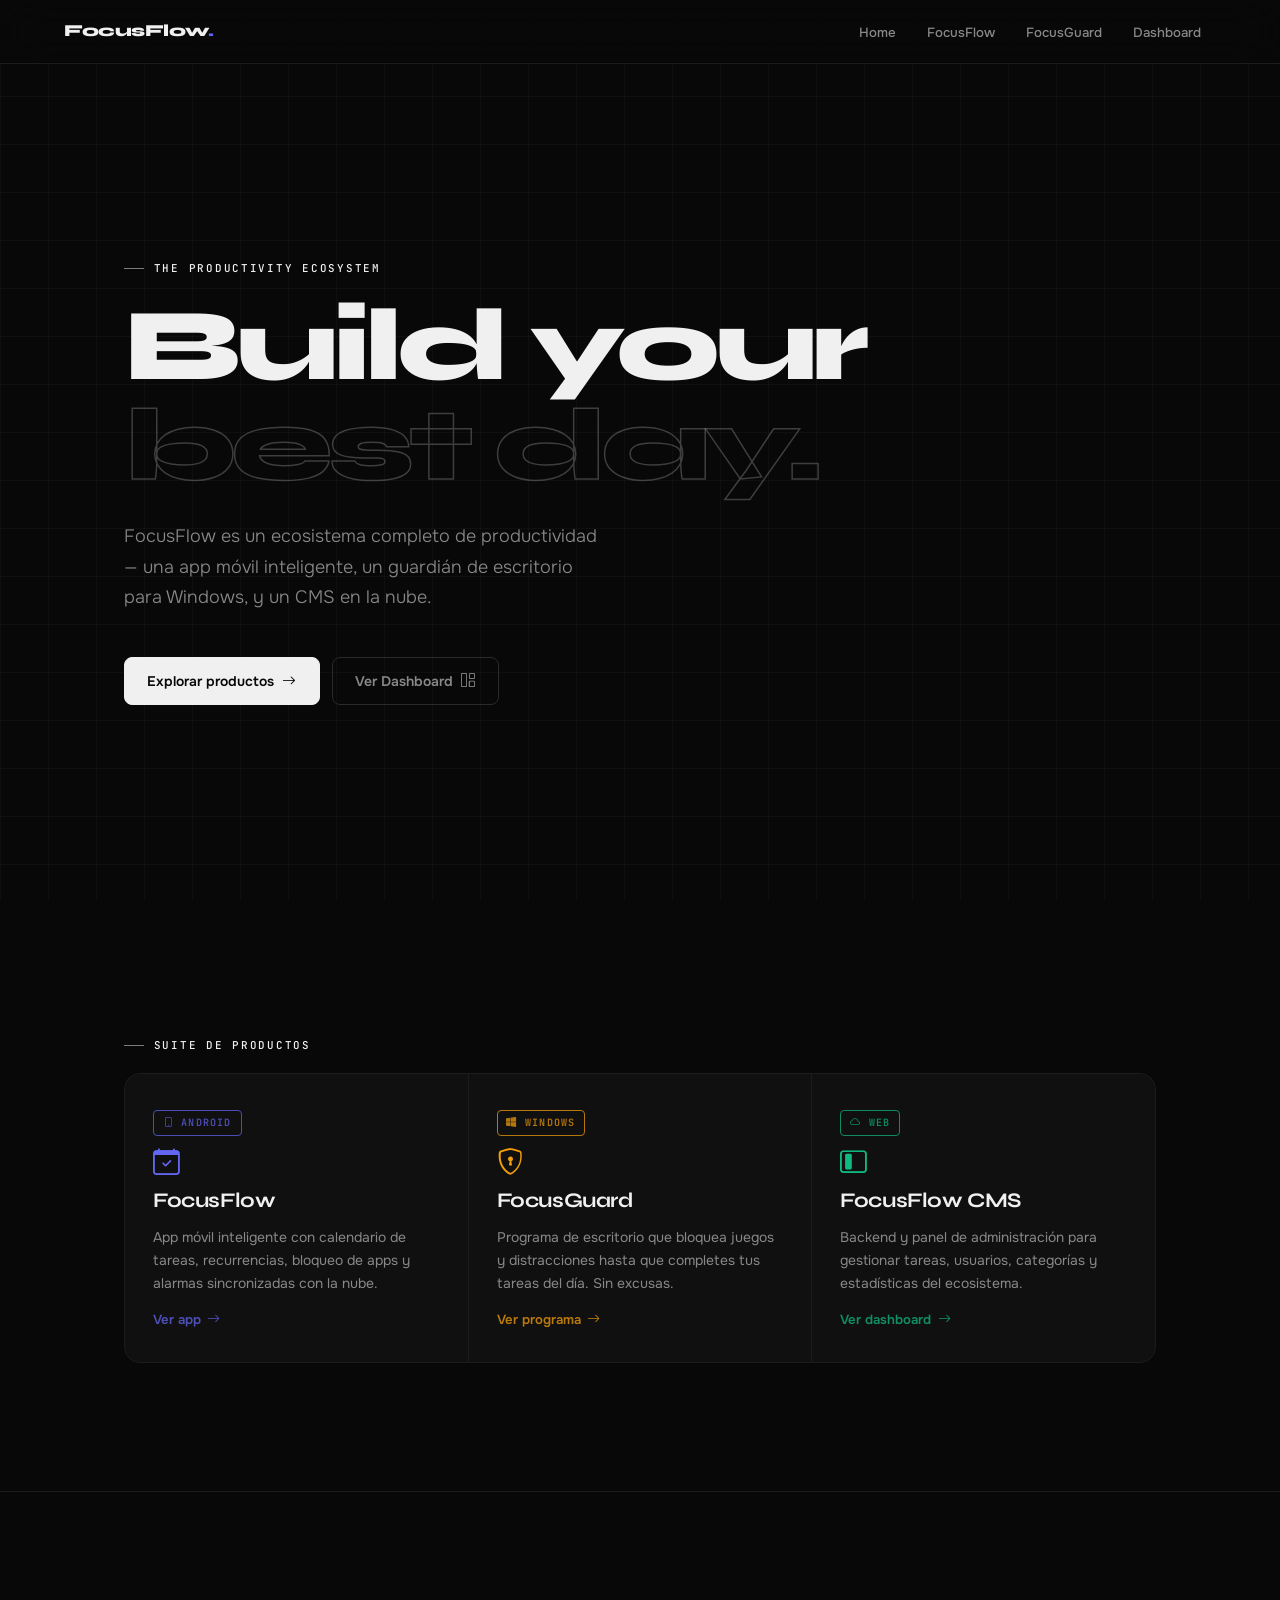
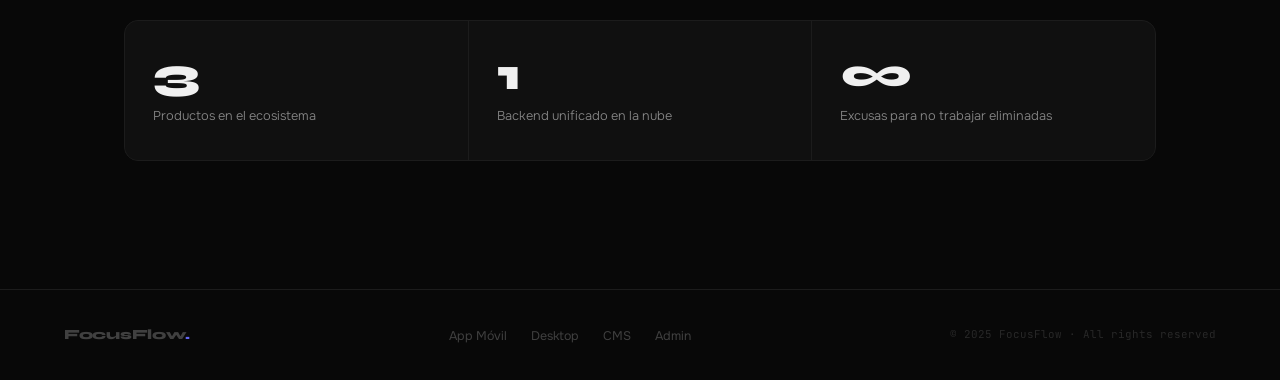
<file: static/panel/index.html>
<!DOCTYPE html>
<html lang="es">
<head>
  <meta charset="UTF-8"/>
  <meta name="viewport" content="width=device-width, initial-scale=1.0"/>
  <title>FocusFlow — The Productivity Ecosystem</title>
  <link rel="preconnect" href="https://fonts.googleapis.com">
  <link rel="preconnect" href="https://fonts.gstatic.com" crossorigin>
  <link href="https://fonts.googleapis.com/css2?family=Syne:wght@400;500;600;700;800&family=Onest:wght@300;400;500;600;700&family=JetBrains+Mono:wght@400;500;600&display=swap" rel="stylesheet">
  <link rel="stylesheet" href="https://cdn.jsdelivr.net/npm/bootstrap-icons@1.11.3/font/bootstrap-icons.min.css"/>
  <link rel="stylesheet" href="./panel.css"/>
</head>
<body>

<!-- NAV -->
<nav class="nav">
  <a class="nav-logo" href="/">FocusFlow<span class="dot">.</span></a>
  <ul class="nav-links">
    <li><a href="/">Home</a></li>
    <li><a href="/focusflow">FocusFlow</a></li>
    <li><a href="/focusguard">FocusGuard</a></li>
    <li><a href="/dashboard">Dashboard</a></li>
  </ul>
</nav>

<main class="main">

  <!-- HERO -->
  <div class="home-hero">
    <p class="eyebrow fu">The Productivity Ecosystem</p>
    <h1 class="hero-title fu d1">
      Build your<br><span class="outline">best day.</span>
    </h1>
    <p class="hero-sub fu d2">
      FocusFlow es un ecosistema completo de productividad — una app móvil inteligente, un guardián de escritorio para Windows, y un CMS en la nube.
    </p>
    <div class="btn-row fu d3">
      <a class="btn btn-solid" href="/focusflow">Explorar productos <i class="bi bi-arrow-right"></i></a>
      <a class="btn btn-ghost" href="/dashboard">Ver Dashboard <i class="bi bi-grid-1x2"></i></a>
    </div>
  </div>

  <!-- PRODUCT CARDS -->
  <section class="section">
    <div class="container">
      <p class="eyebrow fu">Suite de productos</p>
      <div class="cards-grid fu d1">

        <a class="card" data-ac="flow" href="/focusflow">
          <span class="card-badge"><i class="bi bi-phone"></i> Android</span>
          <i class="card-icon bi bi-calendar-check"></i>
          <h3 class="card-title">FocusFlow</h3>
          <p class="card-desc">
            App móvil inteligente con calendario de tareas, recurrencias, bloqueo de apps y alarmas sincronizadas con la nube.
          </p>
          <span class="card-cta">Ver app <i class="bi bi-arrow-right"></i></span>
        </a>

        <a class="card" data-ac="guard" href="/focusguard">
          <span class="card-badge"><i class="bi bi-windows"></i> Windows</span>
          <i class="card-icon bi bi-shield-lock"></i>
          <h3 class="card-title">FocusGuard</h3>
          <p class="card-desc">
            Programa de escritorio que bloquea juegos y distracciones hasta que completes tus tareas del día. Sin excusas.
          </p>
          <span class="card-cta">Ver programa <i class="bi bi-arrow-right"></i></span>
        </a>

        <a class="card" data-ac="dash" href="/dashboard">
          <span class="card-badge"><i class="bi bi-cloud"></i> Web</span>
          <i class="card-icon bi bi-layout-sidebar-inset"></i>
          <h3 class="card-title">FocusFlow CMS</h3>
          <p class="card-desc">
            Backend y panel de administración para gestionar tareas, usuarios, categorías y estadísticas del ecosistema.
          </p>
          <span class="card-cta">Ver dashboard <i class="bi bi-arrow-right"></i></span>
        </a>

      </div>
    </div>
  </section>

  <div class="divider"></div>

  <!-- STATS -->
  <section class="section">
    <div class="container">
      <div class="stats fu">
        <div class="stat">
          <span class="stat-n">3</span>
          <span class="stat-label">Productos en el ecosistema</span>
        </div>
        <div class="stat">
          <span class="stat-n">1</span>
          <span class="stat-label">Backend unificado en la nube</span>
        </div>
        <div class="stat">
          <span class="stat-n">∞</span>
          <span class="stat-label">Excusas para no trabajar eliminadas</span>
        </div>
      </div>
    </div>
  </section>

</main>

<!-- FOOTER -->
<footer class="footer">
  <span class="footer-logo">FocusFlow<span class="dot">.</span></span>
  <ul class="footer-links">
    <li><a href="/focusflow">App Móvil</a></li>
    <li><a href="/focusguard">Desktop</a></li>
    <li><a href="/dashboard">CMS</a></li>
    <li><a href="/admin">Admin</a></li>
  </ul>
  <span class="footer-copy">© 2025 FocusFlow · All rights reserved</span>
</footer>

<script>
  // Nav active state
  document.querySelectorAll('.nav-links a').forEach(a => {
    if (new URL(a.href).pathname === location.pathname) a.classList.add('active');
  });
</script>
</body>
</html>
</file>
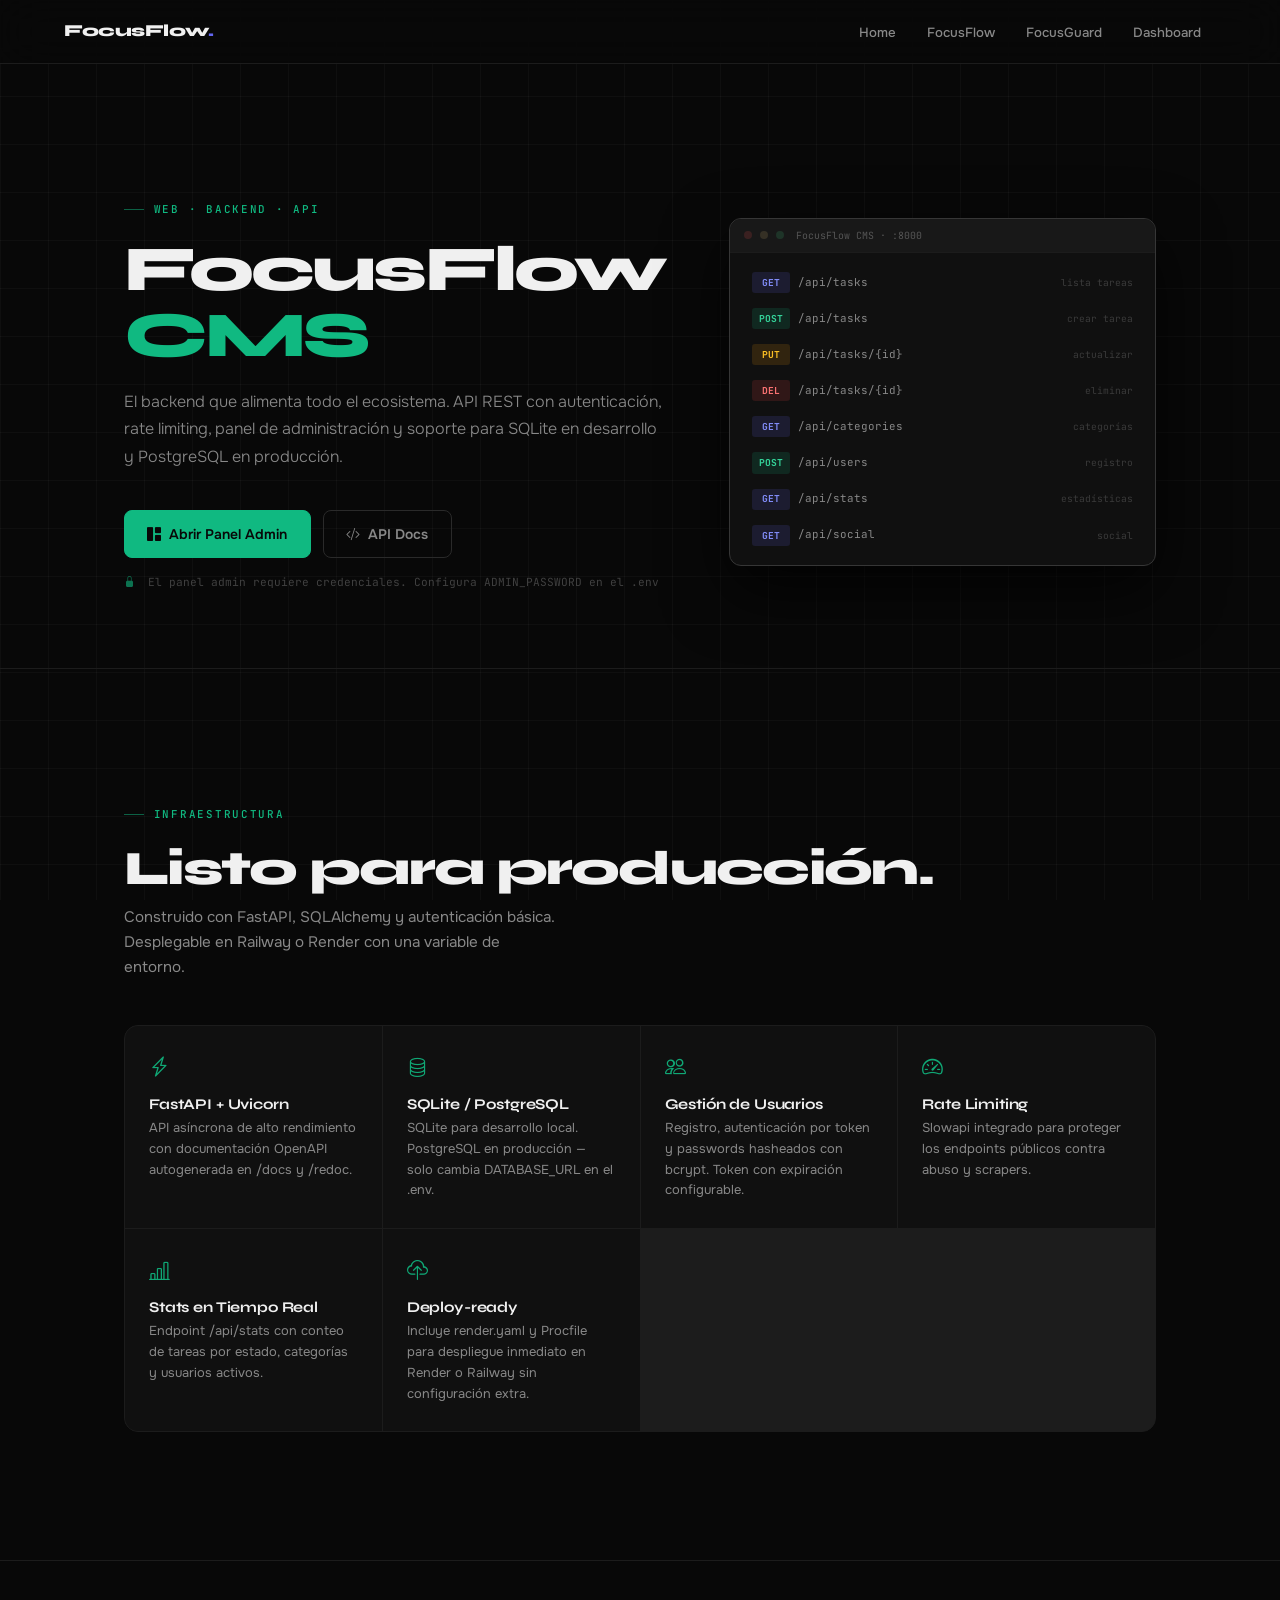
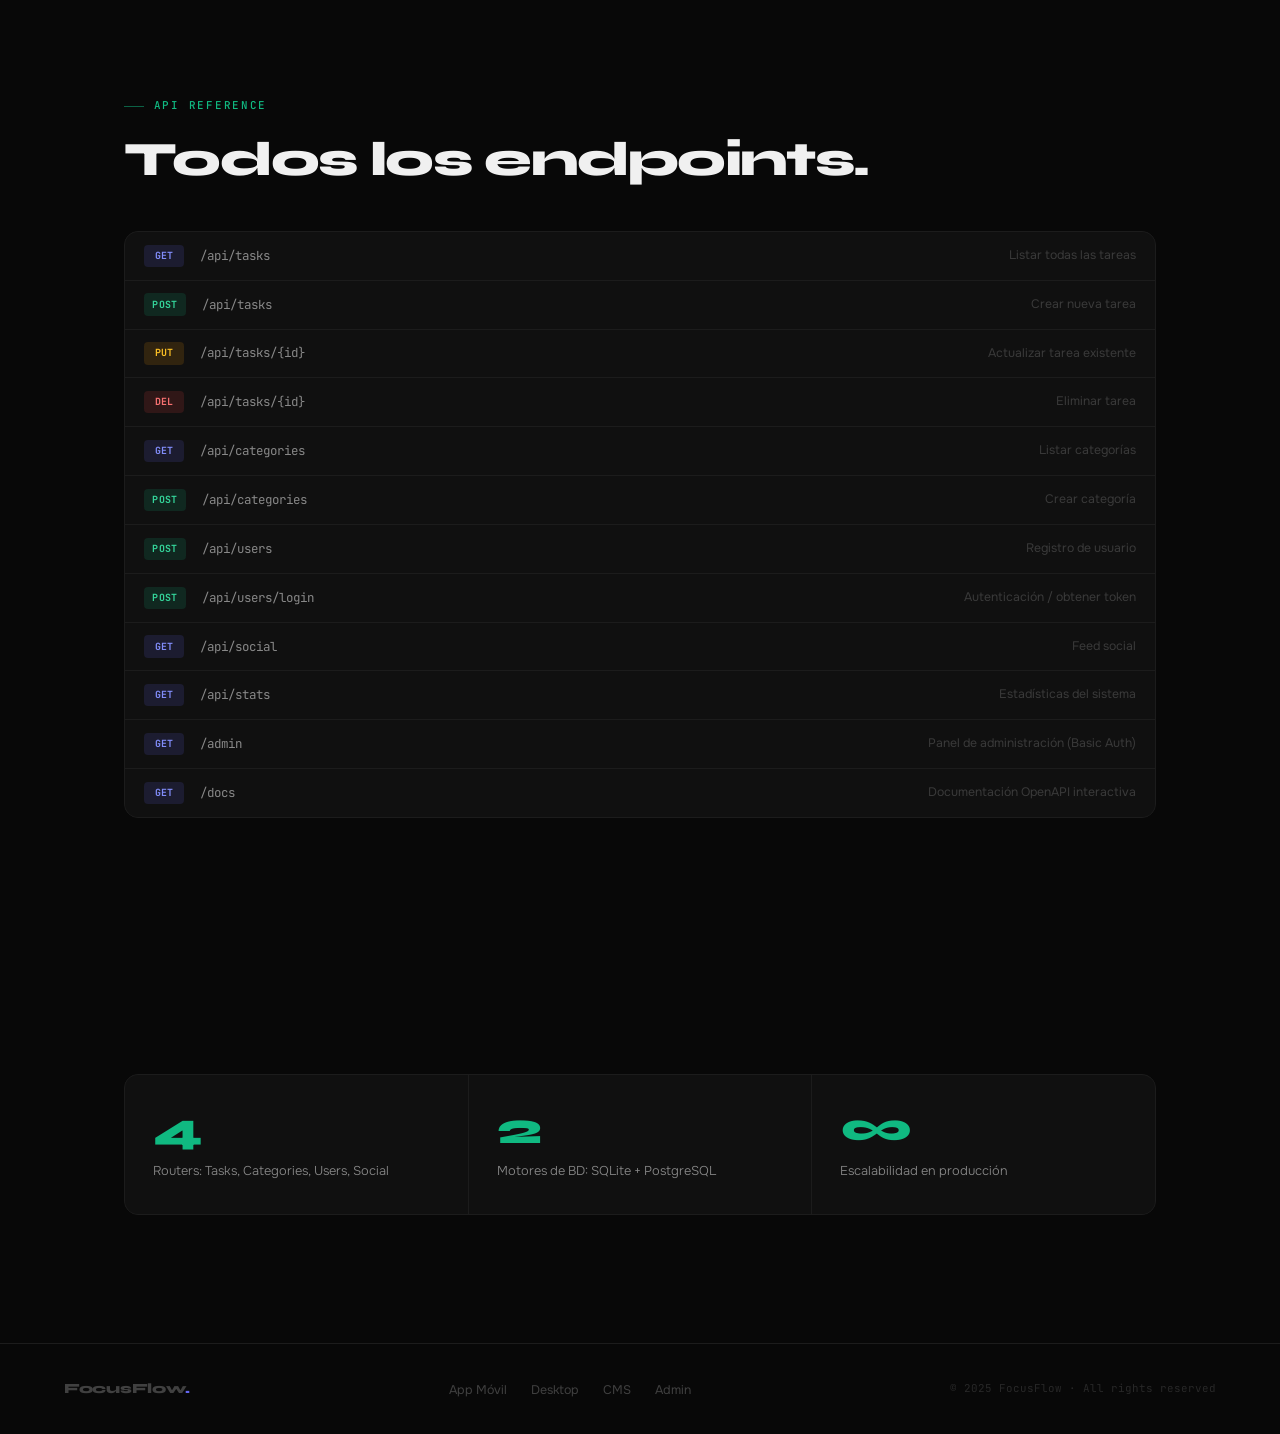
<file: static/panel/dashboard.html>
<!DOCTYPE html>
<html lang="es" data-page="dashboard">
<head>
  <meta charset="UTF-8"/>
  <meta name="viewport" content="width=device-width, initial-scale=1.0"/>
  <title>FocusFlow CMS — Dashboard</title>
  <link rel="preconnect" href="https://fonts.googleapis.com">
  <link rel="preconnect" href="https://fonts.gstatic.com" crossorigin>
  <link href="https://fonts.googleapis.com/css2?family=Syne:wght@400;500;600;700;800&family=Onest:wght@300;400;500;600;700&family=JetBrains+Mono:wght@400;500;600&display=swap" rel="stylesheet">
  <link rel="stylesheet" href="https://cdn.jsdelivr.net/npm/bootstrap-icons@1.11.3/font/bootstrap-icons.min.css"/>
  <link rel="stylesheet" href="./panel.css"/>
</head>
<body>

<!-- NAV -->
<nav class="nav">
  <a class="nav-logo" href="/">FocusFlow<span class="dot">.</span></a>
  <ul class="nav-links">
    <li><a href="/">Home</a></li>
    <li><a href="/focusflow">FocusFlow</a></li>
    <li><a href="/focusguard">FocusGuard</a></li>
    <li><a href="/dashboard">Dashboard</a></li>
  </ul>
</nav>

<main class="main">

  <!-- HERO -->
  <div class="dash-hero">

    <!-- Left: text -->
    <div>
      <p class="eyebrow fu">Web · Backend · API</p>
      <h1 class="dash-title fu d1">FocusFlow<br><span style="color:var(--ac)">CMS</span></h1>
      <p class="dash-sub fu d2">
        El backend que alimenta todo el ecosistema. API REST con autenticación, rate limiting, panel de administración y soporte para SQLite en desarrollo y PostgreSQL en producción.
      </p>
      <div class="btn-row fu d3">
          <a class="btn btn-solid" href="https://download-focus-guard.onrender.com" target="_blank">
          <i class="bi bi-grid-1x2-fill"></i> Abrir Panel Admin
        </a>
          <a class="btn btn-ghost" href="https://download-focus-guard.onrender.com/docs" target="_blank">
          <i class="bi bi-code-slash"></i> API Docs
        </a>
      </div>
      <p class="dash-note fu d4">
        <i class="bi bi-lock-fill" style="margin-right:.4rem;color:var(--ac);opacity:.6;"></i>
        El panel admin requiere credenciales. Configura ADMIN_PASSWORD en el .env
      </p>
    </div>

    <!-- Right: API terminal mock -->
    <div class="fu d2">
      <div class="api-mock">
        <div class="api-mock-bar">
          <span class="api-mock-dot"></span>
          <span class="api-mock-dot"></span>
          <span class="api-mock-dot"></span>
          <span class="api-mock-label">FocusFlow CMS · :8000</span>
        </div>
        <div class="api-mock-body">
          <div class="api-line"><span class="api-m GET">GET</span><span class="api-path">/api/tasks</span><span class="api-desc">lista tareas</span></div>
          <div class="api-line"><span class="api-m POST">POST</span><span class="api-path">/api/tasks</span><span class="api-desc">crear tarea</span></div>
          <div class="api-line"><span class="api-m PUT">PUT</span><span class="api-path">/api/tasks/{id}</span><span class="api-desc">actualizar</span></div>
          <div class="api-line"><span class="api-m DEL">DEL</span><span class="api-path">/api/tasks/{id}</span><span class="api-desc">eliminar</span></div>
          <div class="api-line"><span class="api-m GET">GET</span><span class="api-path">/api/categories</span><span class="api-desc">categorías</span></div>
          <div class="api-line"><span class="api-m POST">POST</span><span class="api-path">/api/users</span><span class="api-desc">registro</span></div>
          <div class="api-line"><span class="api-m GET">GET</span><span class="api-path">/api/stats</span><span class="api-desc">estadísticas</span></div>
          <div class="api-line"><span class="api-m GET">GET</span><span class="api-path">/api/social</span><span class="api-desc">social</span></div>
        </div>
      </div>
    </div>

  </div>

  <div class="divider"></div>

  <!-- FEATURES -->
  <section class="section">
    <div class="container">
      <div class="section-header fu">
        <p class="eyebrow">Infraestructura</p>
        <h2 class="section-title">Listo para producción.</h2>
        <p class="section-sub">Construido con FastAPI, SQLAlchemy y autenticación básica. Desplegable en Railway o Render con una variable de entorno.</p>
      </div>

      <div class="features fu d1">
        <div class="feature">
          <i class="feature-icon bi bi-lightning-charge"></i>
          <h4 class="feature-name">FastAPI + Uvicorn</h4>
          <p class="feature-desc">API asíncrona de alto rendimiento con documentación OpenAPI autogenerada en /docs y /redoc.</p>
        </div>
        <div class="feature">
          <i class="feature-icon bi bi-database"></i>
          <h4 class="feature-name">SQLite / PostgreSQL</h4>
          <p class="feature-desc">SQLite para desarrollo local. PostgreSQL en producción — solo cambia DATABASE_URL en el .env.</p>
        </div>
        <div class="feature">
          <i class="feature-icon bi bi-people"></i>
          <h4 class="feature-name">Gestión de Usuarios</h4>
          <p class="feature-desc">Registro, autenticación por token y passwords hasheados con bcrypt. Token con expiración configurable.</p>
        </div>
        <div class="feature">
          <i class="feature-icon bi bi-speedometer2"></i>
          <h4 class="feature-name">Rate Limiting</h4>
          <p class="feature-desc">Slowapi integrado para proteger los endpoints públicos contra abuso y scrapers.</p>
        </div>
        <div class="feature">
          <i class="feature-icon bi bi-bar-chart-line"></i>
          <h4 class="feature-name">Stats en Tiempo Real</h4>
          <p class="feature-desc">Endpoint /api/stats con conteo de tareas por estado, categorías y usuarios activos.</p>
        </div>
        <div class="feature">
          <i class="feature-icon bi bi-cloud-upload"></i>
          <h4 class="feature-name">Deploy-ready</h4>
          <p class="feature-desc">Incluye render.yaml y Procfile para despliegue inmediato en Render o Railway sin configuración extra.</p>
        </div>
      </div>
    </div>
  </section>

  <div class="divider"></div>

  <!-- FULL ROUTE LIST -->
  <section class="section">
    <div class="container">
      <div class="section-header fu">
        <p class="eyebrow">API Reference</p>
        <h2 class="section-title">Todos los endpoints.</h2>
      </div>

      <div class="routes fu d1">
        <div class="route">
          <span class="r-method GET">GET</span>
          <span class="r-path">/api/tasks</span>
          <span class="r-desc">Listar todas las tareas</span>
        </div>
        <div class="route">
          <span class="r-method POST">POST</span>
          <span class="r-path">/api/tasks</span>
          <span class="r-desc">Crear nueva tarea</span>
        </div>
        <div class="route">
          <span class="r-method PUT">PUT</span>
          <span class="r-path">/api/tasks/{id}</span>
          <span class="r-desc">Actualizar tarea existente</span>
        </div>
        <div class="route">
          <span class="r-method DEL">DEL</span>
          <span class="r-path">/api/tasks/{id}</span>
          <span class="r-desc">Eliminar tarea</span>
        </div>
        <div class="route">
          <span class="r-method GET">GET</span>
          <span class="r-path">/api/categories</span>
          <span class="r-desc">Listar categorías</span>
        </div>
        <div class="route">
          <span class="r-method POST">POST</span>
          <span class="r-path">/api/categories</span>
          <span class="r-desc">Crear categoría</span>
        </div>
        <div class="route">
          <span class="r-method POST">POST</span>
          <span class="r-path">/api/users</span>
          <span class="r-desc">Registro de usuario</span>
        </div>
        <div class="route">
          <span class="r-method POST">POST</span>
          <span class="r-path">/api/users/login</span>
          <span class="r-desc">Autenticación / obtener token</span>
        </div>
        <div class="route">
          <span class="r-method GET">GET</span>
          <span class="r-path">/api/social</span>
          <span class="r-desc">Feed social</span>
        </div>
        <div class="route">
          <span class="r-method GET">GET</span>
          <span class="r-path">/api/stats</span>
          <span class="r-desc">Estadísticas del sistema</span>
        </div>
        <div class="route">
          <span class="r-method GET">GET</span>
          <span class="r-path">/admin</span>
          <span class="r-desc">Panel de administración (Basic Auth)</span>
        </div>
        <div class="route">
          <span class="r-method GET">GET</span>
          <span class="r-path">/docs</span>
          <span class="r-desc">Documentación OpenAPI interactiva</span>
        </div>
      </div>
    </div>
  </section>

  <!-- STATS -->
  <section class="section">
    <div class="container">
      <div class="stats fu">
        <div class="stat">
          <span class="stat-n">4</span>
          <span class="stat-label">Routers: Tasks, Categories, Users, Social</span>
        </div>
        <div class="stat">
          <span class="stat-n">2</span>
          <span class="stat-label">Motores de BD: SQLite + PostgreSQL</span>
        </div>
        <div class="stat">
          <span class="stat-n">∞</span>
          <span class="stat-label">Escalabilidad en producción</span>
        </div>
      </div>
    </div>
  </section>

</main>

<!-- FOOTER -->
<footer class="footer">
  <span class="footer-logo">FocusFlow<span class="dot">.</span></span>
  <ul class="footer-links">
    <li><a href="/focusflow">App Móvil</a></li>
    <li><a href="/focusguard">Desktop</a></li>
    <li><a href="/dashboard">CMS</a></li>
    <li><a href="/admin">Admin</a></li>
  </ul>
  <span class="footer-copy">© 2025 FocusFlow · All rights reserved</span>
</footer>

<script>
  document.querySelectorAll('.nav-links a').forEach(a => {
    if (new URL(a.href).pathname === location.pathname) a.classList.add('active');
  });
</script>
</body>
</html>
</file>
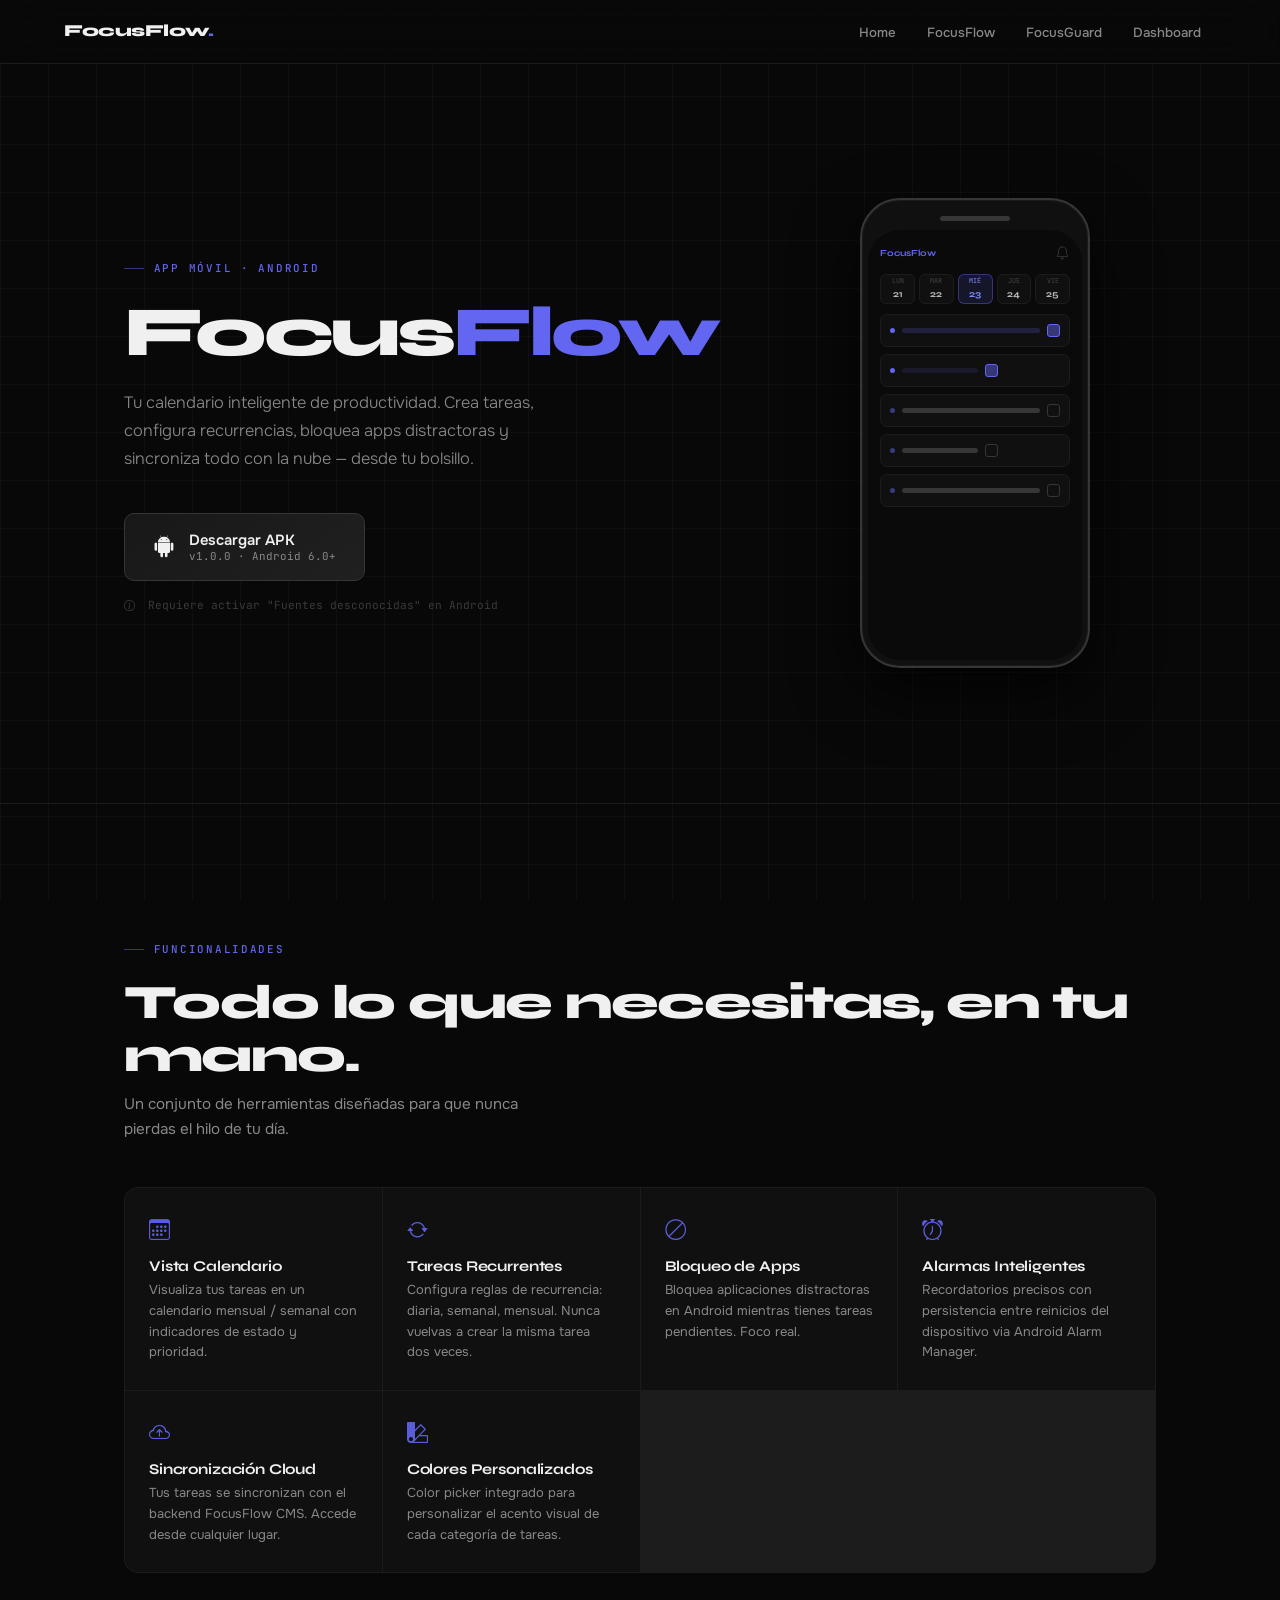
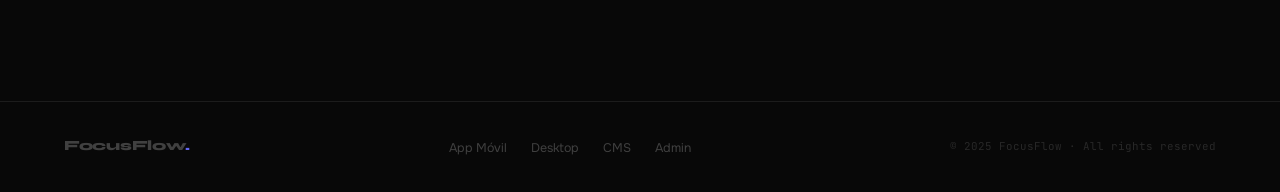
<file: static/panel/focusflow.html>
<!DOCTYPE html>
<html lang="es" data-page="focusflow">
<head>
  <meta charset="UTF-8"/>
  <meta name="viewport" content="width=device-width, initial-scale=1.0"/>
  <title>FocusFlow — App Móvil para Android</title>
  <link rel="preconnect" href="https://fonts.googleapis.com">
  <link rel="preconnect" href="https://fonts.gstatic.com" crossorigin>
  <link href="https://fonts.googleapis.com/css2?family=Syne:wght@400;500;600;700;800&family=Onest:wght@300;400;500;600;700&family=JetBrains+Mono:wght@400;500;600&display=swap" rel="stylesheet">
  <link rel="stylesheet" href="https://cdn.jsdelivr.net/npm/bootstrap-icons@1.11.3/font/bootstrap-icons.min.css"/>
  <link rel="stylesheet" href="./panel.css"/>
</head>
<body>

<!-- NAV -->
<nav class="nav">
  <a class="nav-logo" href="/">FocusFlow<span class="dot">.</span></a>
  <ul class="nav-links">
    <li><a href="/">Home</a></li>
    <li><a href="/focusflow">FocusFlow</a></li>
    <li><a href="/focusguard">FocusGuard</a></li>
    <li><a href="/dashboard">Dashboard</a></li>
  </ul>
</nav>

<main class="main">

  <!-- HERO -->
  <div class="product-hero">

    <!-- Left: text -->
    <div>
      <p class="eyebrow fu">App Móvil · Android</p>
      <h1 class="product-title fu d1">Focus<em>Flow</em></h1>
      <p class="product-sub fu d2">
        Tu calendario inteligente de productividad. Crea tareas, configura recurrencias, bloquea apps distractoras y sincroniza todo con la nube — desde tu bolsillo.
      </p>
      <div class="fu d3">
        <a class="btn-dl" href="/downloads/focusflow.apk" download>
          <i class="bi bi-android2"></i>
          <span class="btn-dl-txt">
            Descargar APK
            <span class="sub">v1.0.0 · Android 6.0+</span>
          </span>
        </a>
      </div>
      <p class="mono fu d4" style="font-size:.7rem;color:#3a3a3a;margin-top:1rem;">
        <i class="bi bi-info-circle" style="margin-right:.4rem;"></i>
        Requiere activar "Fuentes desconocidas" en Android
      </p>
    </div>

    <!-- Right: phone mockup -->
    <div class="mockup-wrap fu d2">
      <div class="phone">
        <div class="phone-inner">
          <!-- Topbar -->
          <div class="p-topbar">
            <span class="p-topbar-title">FocusFlow</span>
            <i class="p-topbar-icon bi bi-bell"></i>
          </div>
          <!-- Calendar week strip -->
          <div class="p-cal-row">
            <div class="p-cal-day"><span>LUN</span><span>21</span></div>
            <div class="p-cal-day"><span>MAR</span><span>22</span></div>
            <div class="p-cal-day hi"><span>MIÉ</span><span>23</span></div>
            <div class="p-cal-day"><span>JUE</span><span>24</span></div>
            <div class="p-cal-day"><span>VIE</span><span>25</span></div>
          </div>
          <!-- Tasks -->
          <div class="p-task done">
            <span class="p-dot"></span>
            <span class="p-line"></span>
            <span class="p-chk"></span>
          </div>
          <div class="p-task done">
            <span class="p-dot"></span>
            <span class="p-line s"></span>
            <span class="p-chk"></span>
          </div>
          <div class="p-task">
            <span class="p-dot"></span>
            <span class="p-line"></span>
            <span class="p-chk"></span>
          </div>
          <div class="p-task">
            <span class="p-dot"></span>
            <span class="p-line s"></span>
            <span class="p-chk"></span>
          </div>
          <div class="p-task">
            <span class="p-dot"></span>
            <span class="p-line"></span>
            <span class="p-chk"></span>
          </div>
        </div>
      </div>
    </div>

  </div>

  <div class="divider"></div>

  <!-- FEATURES -->
  <section class="section">
    <div class="container">
      <div class="section-header fu">
        <p class="eyebrow">Funcionalidades</p>
        <h2 class="section-title">Todo lo que necesitas, en tu mano.</h2>
        <p class="section-sub">Un conjunto de herramientas diseñadas para que nunca pierdas el hilo de tu día.</p>
      </div>

      <div class="features fu d1">
        <div class="feature">
          <i class="feature-icon bi bi-calendar3"></i>
          <h4 class="feature-name">Vista Calendario</h4>
          <p class="feature-desc">Visualiza tus tareas en un calendario mensual / semanal con indicadores de estado y prioridad.</p>
        </div>
        <div class="feature">
          <i class="feature-icon bi bi-arrow-repeat"></i>
          <h4 class="feature-name">Tareas Recurrentes</h4>
          <p class="feature-desc">Configura reglas de recurrencia: diaria, semanal, mensual. Nunca vuelvas a crear la misma tarea dos veces.</p>
        </div>
        <div class="feature">
          <i class="feature-icon bi bi-ban"></i>
          <h4 class="feature-name">Bloqueo de Apps</h4>
          <p class="feature-desc">Bloquea aplicaciones distractoras en Android mientras tienes tareas pendientes. Foco real.</p>
        </div>
        <div class="feature">
          <i class="feature-icon bi bi-alarm"></i>
          <h4 class="feature-name">Alarmas Inteligentes</h4>
          <p class="feature-desc">Recordatorios precisos con persistencia entre reinicios del dispositivo via Android Alarm Manager.</p>
        </div>
        <div class="feature">
          <i class="feature-icon bi bi-cloud-arrow-up"></i>
          <h4 class="feature-name">Sincronización Cloud</h4>
          <p class="feature-desc">Tus tareas se sincronizan con el backend FocusFlow CMS. Accede desde cualquier lugar.</p>
        </div>
        <div class="feature">
          <i class="feature-icon bi bi-palette2"></i>
          <h4 class="feature-name">Colores Personalizados</h4>
          <p class="feature-desc">Color picker integrado para personalizar el acento visual de cada categoría de tareas.</p>
        </div>
      </div>
    </div>
  </section>

</main>

<!-- FOOTER -->
<footer class="footer">
  <span class="footer-logo">FocusFlow<span class="dot">.</span></span>
  <ul class="footer-links">
    <li><a href="/focusflow">App Móvil</a></li>
    <li><a href="/focusguard">Desktop</a></li>
    <li><a href="/dashboard">CMS</a></li>
    <li><a href="/admin">Admin</a></li>
  </ul>
  <span class="footer-copy">© 2025 FocusFlow · All rights reserved</span>
</footer>

<script>
  document.querySelectorAll('.nav-links a').forEach(a => {
    if (new URL(a.href).pathname === location.pathname) a.classList.add('active');
  });
</script>
</body>
</html>
</file>
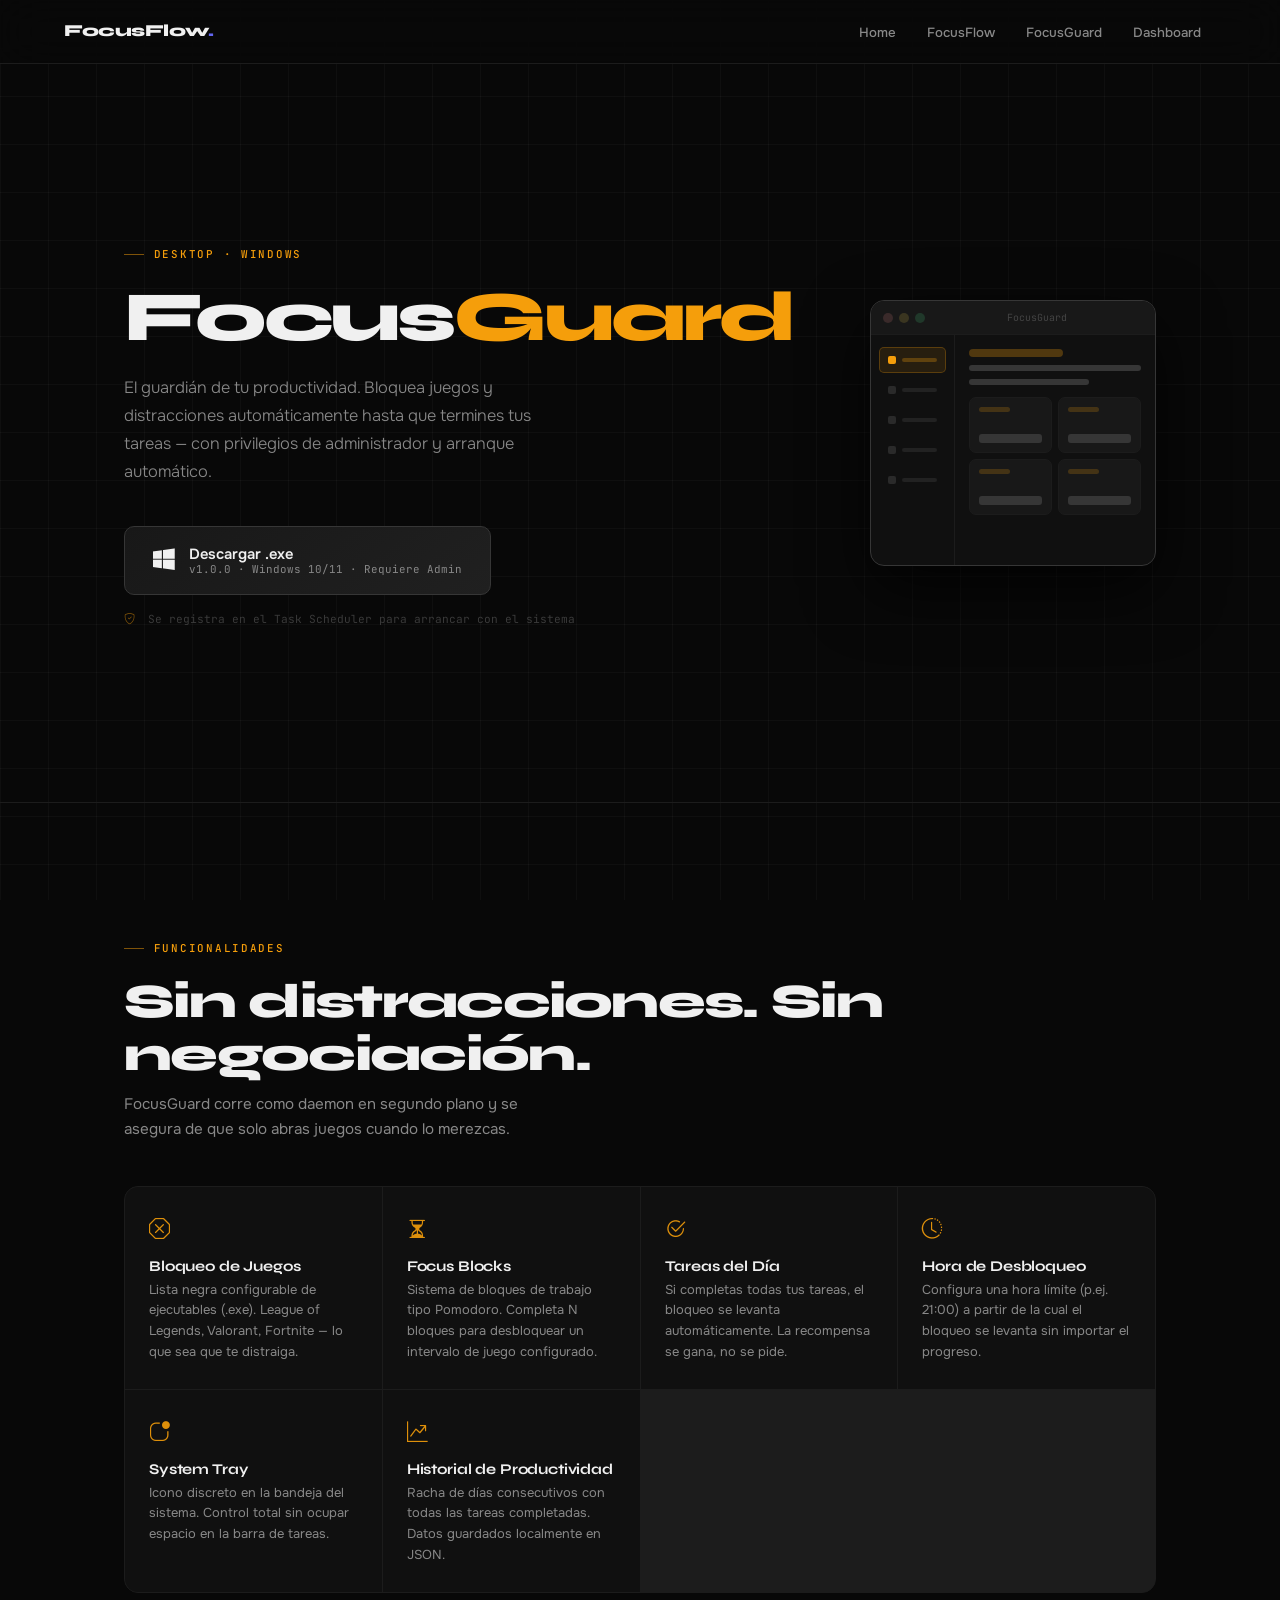
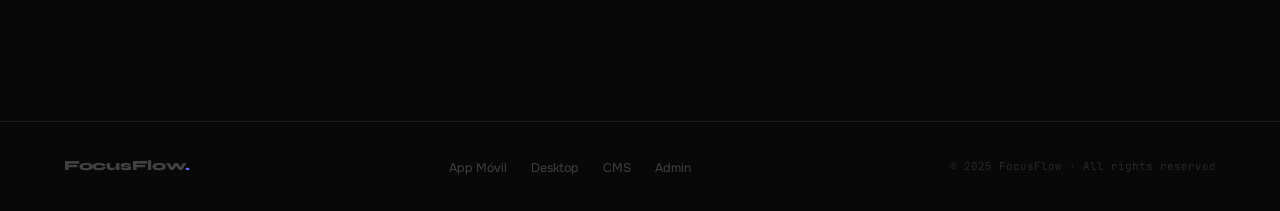
<file: static/panel/focusguard.html>
<!DOCTYPE html>
<html lang="es" data-page="focusguard">
<head>
  <meta charset="UTF-8"/>
  <meta name="viewport" content="width=device-width, initial-scale=1.0"/>
  <title>FocusGuard — Productivity Enforcer para Windows</title>
  <link rel="preconnect" href="https://fonts.googleapis.com">
  <link rel="preconnect" href="https://fonts.gstatic.com" crossorigin>
  <link href="https://fonts.googleapis.com/css2?family=Syne:wght@400;500;600;700;800&family=Onest:wght@300;400;500;600;700&family=JetBrains+Mono:wght@400;500;600&display=swap" rel="stylesheet">
  <link rel="stylesheet" href="https://cdn.jsdelivr.net/npm/bootstrap-icons@1.11.3/font/bootstrap-icons.min.css"/>
  <link rel="stylesheet" href="./panel.css"/>
</head>
<body>

<!-- NAV -->
<nav class="nav">
  <a class="nav-logo" href="/">FocusFlow<span class="dot">.</span></a>
  <ul class="nav-links">
    <li><a href="/">Home</a></li>
    <li><a href="/focusflow">FocusFlow</a></li>
    <li><a href="/focusguard">FocusGuard</a></li>
    <li><a href="/dashboard">Dashboard</a></li>
  </ul>
</nav>

<main class="main">

  <!-- HERO (reversed: mockup left, text right) -->
  <div class="product-hero reverse">

    <!-- Mockup (rendered left because of reverse) -->
    <div class="mockup-wrap fu d2">
      <div class="desktop">
        <div class="d-bar">
          <span class="d-dot d-dot-r"></span>
          <span class="d-dot d-dot-y"></span>
          <span class="d-dot d-dot-g"></span>
          <span class="d-win-title">FocusGuard</span>
        </div>
        <div class="d-body">
          <!-- Sidebar nav -->
          <div class="d-side">
            <div class="d-nav on">
              <span class="d-nav-ic"></span>
              <span class="d-nav-ln"></span>
            </div>
            <div class="d-nav">
              <span class="d-nav-ic"></span>
              <span class="d-nav-ln"></span>
            </div>
            <div class="d-nav">
              <span class="d-nav-ic"></span>
              <span class="d-nav-ln"></span>
            </div>
            <div class="d-nav">
              <span class="d-nav-ic"></span>
              <span class="d-nav-ln"></span>
            </div>
            <div class="d-nav">
              <span class="d-nav-ic"></span>
              <span class="d-nav-ln"></span>
            </div>
          </div>
          <!-- Content -->
          <div class="d-content">
            <div class="d-h"></div>
            <div class="d-r"></div>
            <div class="d-r s"></div>
            <div class="d-cards">
              <div class="d-mini">
                <div class="d-mini-t"></div>
                <div class="d-mini-b"></div>
              </div>
              <div class="d-mini">
                <div class="d-mini-t"></div>
                <div class="d-mini-b"></div>
              </div>
              <div class="d-mini">
                <div class="d-mini-t"></div>
                <div class="d-mini-b"></div>
              </div>
              <div class="d-mini">
                <div class="d-mini-t"></div>
                <div class="d-mini-b"></div>
              </div>
            </div>
          </div>
        </div>
      </div>
    </div>

    <!-- Text (rendered right) -->
    <div>
      <p class="eyebrow fu">Desktop · Windows</p>
      <h1 class="product-title fu d1">Focus<em>Guard</em></h1>
      <p class="product-sub fu d2">
        El guardián de tu productividad. Bloquea juegos y distracciones automáticamente hasta que termines tus tareas — con privilegios de administrador y arranque automático.
      </p>
      <div class="fu d3">
        <a class="btn-dl" href="/downloads/FocusGuard-Setup.exe" download>
          <i class="bi bi-windows"></i>
          <span class="btn-dl-txt">
            Descargar .exe
            <span class="sub">v1.0.0 · Windows 10/11 · Requiere Admin</span>
          </span>
        </a>
      </div>
      <p class="mono fu d4" style="font-size:.7rem;color:#3a3a3a;margin-top:1rem;">
        <i class="bi bi-shield-check" style="margin-right:.4rem;color:#f59e0b;opacity:.5;"></i>
        Se registra en el Task Scheduler para arrancar con el sistema
      </p>
    </div>

  </div>

  <div class="divider"></div>

  <!-- FEATURES -->
  <section class="section">
    <div class="container">
      <div class="section-header fu">
        <p class="eyebrow">Funcionalidades</p>
        <h2 class="section-title">Sin distracciones. Sin negociación.</h2>
        <p class="section-sub">FocusGuard corre como daemon en segundo plano y se asegura de que solo abras juegos cuando lo merezcas.</p>
      </div>

      <div class="features fu d1">
        <div class="feature">
          <i class="feature-icon bi bi-x-octagon"></i>
          <h4 class="feature-name">Bloqueo de Juegos</h4>
          <p class="feature-desc">Lista negra configurable de ejecutables (.exe). League of Legends, Valorant, Fortnite — lo que sea que te distraiga.</p>
        </div>
        <div class="feature">
          <i class="feature-icon bi bi-hourglass-split"></i>
          <h4 class="feature-name">Focus Blocks</h4>
          <p class="feature-desc">Sistema de bloques de trabajo tipo Pomodoro. Completa N bloques para desbloquear un intervalo de juego configurado.</p>
        </div>
        <div class="feature">
          <i class="feature-icon bi bi-check2-circle"></i>
          <h4 class="feature-name">Tareas del Día</h4>
          <p class="feature-desc">Si completas todas tus tareas, el bloqueo se levanta automáticamente. La recompensa se gana, no se pide.</p>
        </div>
        <div class="feature">
          <i class="feature-icon bi bi-clock-history"></i>
          <h4 class="feature-name">Hora de Desbloqueo</h4>
          <p class="feature-desc">Configura una hora límite (p.ej. 21:00) a partir de la cual el bloqueo se levanta sin importar el progreso.</p>
        </div>
        <div class="feature">
          <i class="feature-icon bi bi-app-indicator"></i>
          <h4 class="feature-name">System Tray</h4>
          <p class="feature-desc">Icono discreto en la bandeja del sistema. Control total sin ocupar espacio en la barra de tareas.</p>
        </div>
        <div class="feature">
          <i class="feature-icon bi bi-graph-up-arrow"></i>
          <h4 class="feature-name">Historial de Productividad</h4>
          <p class="feature-desc">Racha de días consecutivos con todas las tareas completadas. Datos guardados localmente en JSON.</p>
        </div>
      </div>
    </div>
  </section>

</main>

<!-- FOOTER -->
<footer class="footer">
  <span class="footer-logo">FocusFlow<span class="dot">.</span></span>
  <ul class="footer-links">
    <li><a href="/focusflow">App Móvil</a></li>
    <li><a href="/focusguard">Desktop</a></li>
    <li><a href="/dashboard">CMS</a></li>
    <li><a href="/admin">Admin</a></li>
  </ul>
  <span class="footer-copy">© 2025 FocusFlow · All rights reserved</span>
</footer>

<script>
  document.querySelectorAll('.nav-links a').forEach(a => {
    if (new URL(a.href).pathname === location.pathname) a.classList.add('active');
  });
</script>
</body>
</html>
</file>
<file: static/panel/panel.css>
/* ═══════════════════════════════════════════════════════════════════
   panel.css — FocusFlow Ecosystem Landing Pages
   ═══════════════════════════════════════════════════════════════════ */

/* ── Reset ─────────────────────────────────────────────────────────── */
*, *::before, *::after { box-sizing: border-box; margin: 0; padding: 0; }
html { scroll-behavior: smooth; }
body {
  background: #080808;
  color: #f0f0f0;
  font-family: 'Onest', sans-serif;
  font-weight: 400;
  line-height: 1.6;
  -webkit-font-smoothing: antialiased;
  min-height: 100vh;
  overflow-x: hidden;
}

/* ── Design tokens ─────────────────────────────────────────────────── */
:root {
  --bg:         #080808;
  --s1:         #101010;
  --s2:         #181818;
  --s3:         #202020;
  --tx:         #f0f0f0;
  --tx-m:       #888888;
  --tx-d:       #404040;
  --bd:         #1c1c1c;
  --bd-hi:      #363636;
  --grid:       rgba(255,255,255,0.032);
  --shd-lg:     0 8px 32px rgba(0,0,0,.55);
  --shd-xl:     0 24px 64px rgba(0,0,0,.72);
  --nav-h:      64px;
  --pad:        clamp(1.5rem, 5vw, 4rem);
  --mw:         1160px;
  /* per-page accent (overridden by data-page attribute) */
  --ac:         #f0f0f0;
  --ac-r:       240, 240, 240;
}
[data-page="focusflow"]  { --ac: #6366f1; --ac-r: 99, 102, 241; }
[data-page="focusguard"] { --ac: #f59e0b; --ac-r: 245, 158, 11; }
[data-page="dashboard"]  { --ac: #10b981; --ac-r: 16, 185, 129; }

/* ── Grid texture ──────────────────────────────────────────────────── */
body::before {
  content: '';
  position: fixed;
  inset: 0;
  background-image:
    linear-gradient(var(--grid) 1px, transparent 1px),
    linear-gradient(90deg, var(--grid) 1px, transparent 1px);
  background-size: 48px 48px;
  pointer-events: none;
  z-index: 0;
}

/* ── Type ──────────────────────────────────────────────────────────── */
h1,h2,h3,h4 {
  font-family: 'Syne', sans-serif;
  font-weight: 700;
  line-height: 1.1;
  letter-spacing: -0.03em;
}
a { color: inherit; text-decoration: none; }
.mono { font-family: 'JetBrains Mono', monospace; }

/* ── Nav ───────────────────────────────────────────────────────────── */
.nav {
  position: fixed;
  top: 0; left: 0; right: 0;
  z-index: 200;
  height: var(--nav-h);
  display: flex;
  align-items: center;
  padding: 0 var(--pad);
  border-bottom: 1px solid var(--bd);
  background: rgba(8,8,8,0.88);
  backdrop-filter: blur(24px);
  -webkit-backdrop-filter: blur(24px);
}
.nav-logo {
  font-family: 'Syne', sans-serif;
  font-weight: 800;
  font-size: 1.05rem;
  letter-spacing: -0.025em;
  flex-shrink: 0;
}
.nav-logo .dot { color: #6366f1; }
.nav-links {
  margin-left: auto;
  display: flex;
  align-items: center;
  gap: 2px;
  list-style: none;
}
.nav-links a {
  font-size: 0.83rem;
  font-weight: 500;
  color: var(--tx-m);
  padding: 0.42rem 0.85rem;
  border-radius: 6px;
  border: 1px solid transparent;
  transition: color .18s, background .18s, border-color .18s;
  white-space: nowrap;
}
.nav-links a:hover { color: var(--tx); background: var(--s1); border-color: #2a2a2a; }
.nav-links a.active {
  color: var(--ac);
  background: rgba(var(--ac-r), .07);
  border-color: rgba(var(--ac-r), .22);
}

/* ── Layout ────────────────────────────────────────────────────────── */
.main { position: relative; z-index: 1; padding-top: var(--nav-h); }
.container { max-width: var(--mw); margin: 0 auto; padding: 0 var(--pad); }
.section { padding: clamp(5rem,10vw,8rem) 0; }
.divider { height: 1px; background: var(--bd); }

/* ── Eyebrow ───────────────────────────────────────────────────────── */
.eyebrow {
  font-family: 'JetBrains Mono', monospace;
  font-size: 0.68rem;
  font-weight: 500;
  letter-spacing: 0.16em;
  text-transform: uppercase;
  color: var(--ac);
  display: inline-flex;
  align-items: center;
  gap: 0.6rem;
  margin-bottom: 1.2rem;
}
.eyebrow::before { content:''; width:20px; height:1px; background:currentColor; opacity:.5; flex-shrink:0; }

/* ══════════════════════════════════════════════════════════════════════
   HOME PAGE
   ══════════════════════════════════════════════════════════════════════ */

/* ── Home hero ─────────────────────────────────────────────────────── */
.home-hero {
  min-height: calc(100vh - var(--nav-h));
  display: flex;
  flex-direction: column;
  justify-content: center;
  padding: clamp(4rem,10vw,8rem) var(--pad);
  max-width: var(--mw);
  margin: 0 auto;
}
.hero-title {
  font-family: 'Syne', sans-serif;
  font-size: clamp(3.5rem,8vw,8.5rem);
  font-weight: 800;
  line-height: .98;
  letter-spacing: -0.05em;
  margin-bottom: 1.5rem;
}
.hero-title .outline {
  -webkit-text-stroke: 1.5px rgba(255,255,255,.22);
  color: transparent;
}
.hero-sub {
  font-size: clamp(.95rem,2vw,1.12rem);
  color: var(--tx-m);
  max-width: 480px;
  margin-bottom: 2.75rem;
  line-height: 1.72;
  font-weight: 300;
}
.btn-row { display:flex; flex-wrap:wrap; gap:.75rem; }

/* ── Buttons ───────────────────────────────────────────────────────── */
.btn {
  display: inline-flex;
  align-items: center;
  gap: .5rem;
  padding: .72rem 1.4rem;
  border-radius: 8px;
  font-family: 'Onest', sans-serif;
  font-size: .87rem;
  font-weight: 600;
  cursor: pointer;
  transition: all .2s;
  border: 1px solid transparent;
  white-space: nowrap;
}
.btn-solid {
  background: var(--ac);
  color: #080808;
  border-color: var(--ac);
}
.btn-solid:hover { opacity:.85; transform:translateY(-1px); box-shadow:0 8px 24px rgba(var(--ac-r),.3); }
.btn-ghost { background:transparent; color:var(--tx-m); border-color:#2a2a2a; }
.btn-ghost:hover { color:var(--tx); border-color:#404040; background:var(--s1); }

/* Download button */
.btn-dl {
  display: inline-flex;
  align-items: center;
  gap: .9rem;
  padding: 1rem 1.75rem;
  border-radius: 10px;
  border: 1px solid var(--bd-hi);
  background: linear-gradient(145deg, var(--s2), var(--s3));
  color: var(--tx);
  font-family: 'Onest', sans-serif;
  font-size: .92rem;
  font-weight: 600;
  cursor: pointer;
  transition: all .25s;
  position: relative;
  overflow: hidden;
}
.btn-dl::after {
  content:'';
  position:absolute; inset:0;
  background: linear-gradient(135deg, rgba(var(--ac-r),.08), transparent);
  opacity:0; transition:opacity .25s;
}
.btn-dl:hover {
  border-color: rgba(var(--ac-r),.5);
  color: var(--ac);
  transform: translateY(-2px);
  box-shadow: var(--shd-lg), 0 0 0 1px rgba(var(--ac-r),.12) inset;
}
.btn-dl:hover::after { opacity:1; }
.btn-dl .bi { font-size:1.35rem; flex-shrink:0; }
.btn-dl-txt { display:flex; flex-direction:column; text-align:left; line-height:1.25; }
.btn-dl-txt .sub {
  font-size:.68rem; font-weight:400;
  color: var(--tx-m);
  font-family:'JetBrains Mono',monospace;
  transition:color .25s;
}
.btn-dl:hover .sub { color:rgba(var(--ac-r),.65); }

/* ── Home cards ────────────────────────────────────────────────────── */
.cards-grid {
  display: grid;
  grid-template-columns: repeat(3,1fr);
  gap: 1px;
  border: 1px solid var(--bd);
  border-radius: 16px;
  overflow: hidden;
  background: var(--bd);
}
@media(max-width:860px){ .cards-grid{ grid-template-columns:1fr; } }

.card {
  background: var(--s1);
  padding: 2.25rem 1.75rem 2rem;
  display: flex; flex-direction:column; gap:.85rem;
  position: relative; overflow:hidden;
  transition: background .22s;
}
.card::after {
  content:''; position:absolute; bottom:0; left:0; right:0;
  height:2px; background: var(--c-ac, var(--bd));
  transform:scaleX(0); transform-origin:left;
  transition:transform .4s cubic-bezier(.23,1,.32,1);
}
.card:hover { background:var(--s2); }
.card:hover::after { transform:scaleX(1); }
.card[data-ac="flow"]  { --c-ac:#6366f1; }
.card[data-ac="guard"] { --c-ac:#f59e0b; }
.card[data-ac="dash"]  { --c-ac:#10b981; }

.card-badge {
  font-family:'JetBrains Mono',monospace;
  font-size:.63rem; font-weight:600;
  letter-spacing:.12em; text-transform:uppercase;
  color:var(--c-ac, var(--tx-m));
  padding:.22rem .55rem;
  border:1px solid currentColor;
  border-radius:4px; align-self:flex-start; opacity:.72;
}
.card-icon { font-size:1.65rem; color:var(--c-ac, var(--tx-m)); line-height:1; }
.card-title {
  font-family:'Syne',sans-serif;
  font-size:1.3rem; font-weight:700; letter-spacing:-.02em;
}
.card-desc { font-size:.87rem; color:var(--tx-m); line-height:1.65; flex:1; }
.card-cta {
  display:inline-flex; align-items:center; gap:.4rem;
  font-size:.82rem; font-weight:600;
  color:var(--c-ac, var(--tx-m));
  opacity:.75; transition:gap .2s, opacity .2s;
}
.card:hover .card-cta { gap:.72rem; opacity:1; }

/* ── Stats ─────────────────────────────────────────────────────────── */
.stats {
  display:grid; grid-template-columns:repeat(3,1fr);
  gap:1px; border:1px solid var(--bd); border-radius:14px;
  overflow:hidden; background:var(--bd);
}
@media(max-width:600px){ .stats{ grid-template-columns:1fr; } }
.stat { background:var(--s1); padding:2rem 1.75rem; }
.stat-n {
  font-family:'Syne',sans-serif; font-size:2.8rem;
  font-weight:800; letter-spacing:-.05em; color:var(--ac);
  line-height:1; display:block; margin-bottom:.3rem;
}
.stat-label { font-size:.8rem; color:var(--tx-m); font-weight:300; }

/* ══════════════════════════════════════════════════════════════════════
   PRODUCT PAGES (focusflow / focusguard)
   ══════════════════════════════════════════════════════════════════════ */

.product-hero {
  display:grid; grid-template-columns:1fr 1fr;
  gap:clamp(3rem,6vw,6rem); align-items:center;
  min-height:82vh;
  padding:clamp(4rem,8vw,7rem) var(--pad);
  max-width:var(--mw); margin:0 auto;
}
.product-hero.reverse { direction:rtl; }
.product-hero.reverse>* { direction:ltr; }
@media(max-width:768px){
  .product-hero,.product-hero.reverse {
    grid-template-columns:1fr; direction:ltr; min-height:auto;
  }
}
.product-title {
  font-family:'Syne',sans-serif;
  font-size:clamp(2.6rem,5.5vw,5rem);
  font-weight:800; line-height:1.02; letter-spacing:-.045em;
  margin-bottom:1.25rem;
}
.product-title em { font-style:normal; color:var(--ac); }
.product-sub {
  font-size:1.02rem; color:var(--tx-m);
  line-height:1.72; margin-bottom:2.5rem;
  max-width:420px; font-weight:300;
}

/* ── Features grid ─────────────────────────────────────────────────── */
.features {
  display:grid; grid-template-columns:repeat(auto-fit,minmax(230px,1fr));
  gap:1px; border:1px solid var(--bd); border-radius:14px;
  overflow:hidden; background:var(--bd);
}
.feature {
  background:var(--s1); padding:1.65rem 1.5rem;
  transition:background .2s;
}
.feature:hover { background:var(--s2); }
.feature-icon { font-size:1.3rem; color:var(--ac); display:block; margin-bottom:.7rem; opacity:.9; }
.feature-name {
  font-family:'Syne',sans-serif;
  font-size:.93rem; font-weight:700;
  margin-bottom:.35rem; letter-spacing:-.01em;
}
.feature-desc { font-size:.81rem; color:var(--tx-m); line-height:1.6; }

/* ── Section header ────────────────────────────────────────────────── */
.section-header { margin-bottom:2.75rem; }
.section-title {
  font-family:'Syne',sans-serif;
  font-size:clamp(1.8rem,4vw,3rem);
  font-weight:800; letter-spacing:-.035em; margin-bottom:.6rem;
}
.section-sub { font-size:.95rem; color:var(--tx-m); max-width:440px; line-height:1.65; }

/* ══════════════════════════════════════════════════════════════════════
   CSS MOCKUPS
   ══════════════════════════════════════════════════════════════════════ */
.mockup-wrap {
  display:flex; align-items:center; justify-content:center;
  padding:2rem 0;
}

/* Phone */
.phone {
  width:230px; height:470px;
  border:2px solid var(--bd-hi); border-radius:40px;
  background:var(--s1);
  position:relative;
  box-shadow:var(--shd-xl), 0 0 0 1px #1a1a1a inset;
  overflow:hidden;
}
.phone::before {
  content:''; position:absolute;
  top:16px; left:50%; transform:translateX(-50%);
  width:70px; height:5px;
  background:var(--bd-hi); border-radius:3px; z-index:2;
}
.phone-inner {
  position:absolute; inset:30px 6px 6px;
  background:#0a0a0a; border-radius:32px;
  overflow:hidden; padding:12px;
  display:flex; flex-direction:column; gap:7px;
}
.p-topbar {
  display:flex; align-items:center;
  justify-content:space-between; margin-bottom:3px;
}
.p-topbar-title {
  font-family:'Syne',sans-serif; font-size:.58rem;
  font-weight:700; color:var(--ac); letter-spacing:-.01em;
}
.p-topbar-icon { font-size:.85rem; color:#333; }
.p-cal-row {
  display:flex; gap:4px; margin-bottom:3px;
}
.p-cal-day {
  flex:1; height:30px; border-radius:6px;
  background:var(--s1); border:1px solid var(--bd);
  display:flex; flex-direction:column;
  align-items:center; justify-content:center; gap:1px;
}
.p-cal-day.hi { background:rgba(99,102,241,.14); border-color:rgba(99,102,241,.4); }
.p-cal-day span:first-child { font-family:'JetBrains Mono',monospace; font-size:.42rem; color:#444; }
.p-cal-day span:last-child  { font-family:'Syne',sans-serif; font-size:.6rem; font-weight:700; color:#bbb; }
.p-cal-day.hi span { color:#818cf8; }
.p-task {
  height:33px; border-radius:7px;
  border:1px solid var(--bd); background:var(--s1);
  display:flex; align-items:center; gap:7px; padding:0 9px;
  flex-shrink:0;
}
.p-dot { width:5px; height:5px; border-radius:50%; background:rgba(99,102,241,.5); flex-shrink:0; }
.p-line { flex:1; height:5px; border-radius:3px; background:var(--bd-hi); }
.p-line.s { flex:.55; }
.p-chk {
  width:13px; height:13px; border-radius:3px;
  border:1px solid var(--bd-hi); flex-shrink:0;
}
.p-task.done .p-dot   { background:#6366f1; }
.p-task.done .p-chk   { background:rgba(99,102,241,.45); border-color:#6366f1; }
.p-task.done .p-line  { background:rgba(99,102,241,.2); }
.p-task.done .p-line.s{ background:rgba(99,102,241,.12); }

/* Desktop */
.desktop {
  width:100%; max-width:480px;
  border:1px solid var(--bd-hi); border-radius:14px;
  overflow:hidden; box-shadow:var(--shd-xl); background:var(--s1);
}
.d-bar {
  height:34px; background:var(--s2);
  border-bottom:1px solid var(--bd);
  display:flex; align-items:center; padding:0 12px; gap:6px;
}
.d-dot { width:10px; height:10px; border-radius:50%; }
.d-dot-r { background:#3a2a2a; }
.d-dot-y { background:#3a3520; }
.d-dot-g { background:#20382a; }
.d-win-title {
  font-family:'JetBrains Mono',monospace; font-size:.62rem;
  color:#444; margin:0 auto;
}
.d-body { display:grid; grid-template-columns:1fr 2.4fr; min-height:230px; }
.d-side {
  border-right:1px solid var(--bd); padding:12px 8px;
  display:flex; flex-direction:column; gap:4px;
}
.d-nav {
  height:26px; border-radius:5px;
  border:1px solid transparent;
  display:flex; align-items:center; gap:6px; padding:0 8px;
}
.d-nav.on { background:rgba(245,158,11,.1); border-color:rgba(245,158,11,.25); }
.d-nav-ic { width:8px; height:8px; border-radius:2px; background:#2a2a2a; flex-shrink:0; }
.d-nav.on .d-nav-ic { background:#f59e0b; }
.d-nav-ln { height:4px; border-radius:2px; background:#222; flex:1; }
.d-nav.on .d-nav-ln { background:rgba(245,158,11,.28); }
.d-content { padding:14px; display:flex; flex-direction:column; gap:8px; }
.d-h { height:8px; width:55%; border-radius:4px; background:rgba(245,158,11,.28); }
.d-r { height:6px; border-radius:4px; background:var(--bd-hi); }
.d-r.s { width:70%; }
.d-cards { display:grid; grid-template-columns:1fr 1fr; gap:6px; margin-top:4px; }
.d-mini {
  height:56px; border-radius:7px;
  border:1px solid var(--bd); background:var(--s2);
  padding:9px; display:flex; flex-direction:column; justify-content:space-between;
}
.d-mini-t { height:5px; width:50%; border-radius:3px; background:rgba(245,158,11,.2); }
.d-mini-b { height:9px; border-radius:3px; background:var(--bd-hi); }

/* ══════════════════════════════════════════════════════════════════════
   DASHBOARD PAGE
   ══════════════════════════════════════════════════════════════════════ */
.dash-hero {
  padding:clamp(5rem,10vw,9rem) var(--pad) clamp(3rem,6vw,5rem);
  max-width:var(--mw); margin:0 auto;
  display:grid; grid-template-columns:1fr 1fr; gap:4rem; align-items:center;
}
@media(max-width:700px){ .dash-hero{ grid-template-columns:1fr; } }
.dash-title {
  font-family:'Syne',sans-serif;
  font-size:clamp(2.6rem,5vw,5rem);
  font-weight:800; letter-spacing:-.045em;
  line-height:1.02; margin-bottom:1.25rem;
}
.dash-sub {
  font-size:1rem; color:var(--tx-m);
  line-height:1.72; margin-bottom:2.5rem;
  font-weight:300;
}
.dash-note {
  font-family:'JetBrains Mono',monospace; font-size:.7rem;
  color:var(--tx-d); margin-top:1rem;
}

/* API terminal mock */
.api-mock {
  border:1px solid var(--bd-hi); border-radius:12px;
  overflow:hidden; background:var(--s1);
  box-shadow:var(--shd-xl);
}
.api-mock-bar {
  height:34px; background:var(--s2);
  border-bottom:1px solid var(--bd);
  display:flex; align-items:center; padding:0 14px; gap:8px;
}
.api-mock-dot { width:8px; height:8px; border-radius:50%; }
.api-mock-dot:nth-child(1) { background:#3a2020; }
.api-mock-dot:nth-child(2) { background:#353025; }
.api-mock-dot:nth-child(3) { background:#1e3428; }
.api-mock-label {
  font-family:'JetBrains Mono',monospace;
  font-size:.62rem; color:#555; margin-left:4px;
}
.api-mock-body { padding:14px; display:flex; flex-direction:column; gap:5px; }
.api-line {
  display:flex; align-items:center; gap:8px;
  padding:5px 8px; border-radius:5px;
  font-family:'JetBrains Mono',monospace; font-size:.68rem;
}
.api-line:hover { background:var(--s2); }
.api-m {
  font-size:.6rem; font-weight:700; padding:.18rem .45rem;
  border-radius:3px; min-width:38px; text-align:center; flex-shrink:0;
}
.GET  { background:rgba(99,102,241,.14); color:#818cf8; }
.POST { background:rgba(16,185,129,.14); color:#34d399; }
.PUT  { background:rgba(245,158,11,.14); color:#fbbf24; }
.DEL  { background:rgba(239,68,68,.14);  color:#f87171; }
.api-path { color:#888; flex:1; }
.api-desc { color:#3a3a3a; font-size:.6rem; }

/* ── Routes (dashboard) ────────────────────────────────────────────── */
.routes {
  display:flex; flex-direction:column; gap:1px;
  border:1px solid var(--bd); border-radius:14px;
  overflow:hidden; background:var(--bd);
}
.route {
  display:flex; align-items:center; gap:1rem;
  padding:.8rem 1.2rem; background:var(--s1);
  transition:background .18s;
}
.route:hover { background:var(--s2); }
.r-method {
  font-family:'JetBrains Mono',monospace;
  font-size:.62rem; font-weight:700;
  letter-spacing:.04em; padding:.2rem .5rem;
  border-radius:4px; min-width:40px; text-align:center; flex-shrink:0;
}
.r-path { font-family:'JetBrains Mono',monospace; font-size:.78rem; color:#888; flex:1; }
.r-desc { font-size:.77rem; color:#3a3a3a; text-align:right; }
@media(max-width:560px){ .r-desc{ display:none; } }

/* ══════════════════════════════════════════════════════════════════════
   FOOTER
   ══════════════════════════════════════════════════════════════════════ */
.footer {
  position:relative; z-index:1;
  border-top:1px solid var(--bd);
  padding:2rem var(--pad);
  display:flex; flex-wrap:wrap;
  align-items:center; justify-content:space-between; gap:1rem;
}
.footer-logo {
  font-family:'Syne',sans-serif;
  font-weight:800; font-size:.88rem;
  color:var(--tx-d); letter-spacing:-.02em;
}
.footer-logo .dot { color:#6366f1; }
.footer-copy { font-family:'JetBrains Mono',monospace; font-size:.68rem; color:#282828; }
.footer-links { display:flex; gap:1.5rem; list-style:none; }
.footer-links a { font-size:.78rem; color:var(--tx-d); transition:color .18s; }
.footer-links a:hover { color:var(--tx-m); }

/* ══════════════════════════════════════════════════════════════════════
   ANIMATIONS
   ══════════════════════════════════════════════════════════════════════ */
@keyframes fadeUp {
  from { opacity:0; transform:translateY(22px); }
  to   { opacity:1; transform:translateY(0); }
}
.fu  { animation:fadeUp .65s cubic-bezier(.23,1,.32,1) both; }
.d1  { animation-delay:.08s; }
.d2  { animation-delay:.18s; }
.d3  { animation-delay:.28s; }
.d4  { animation-delay:.38s; }
.d5  { animation-delay:.5s;  }
</file>
